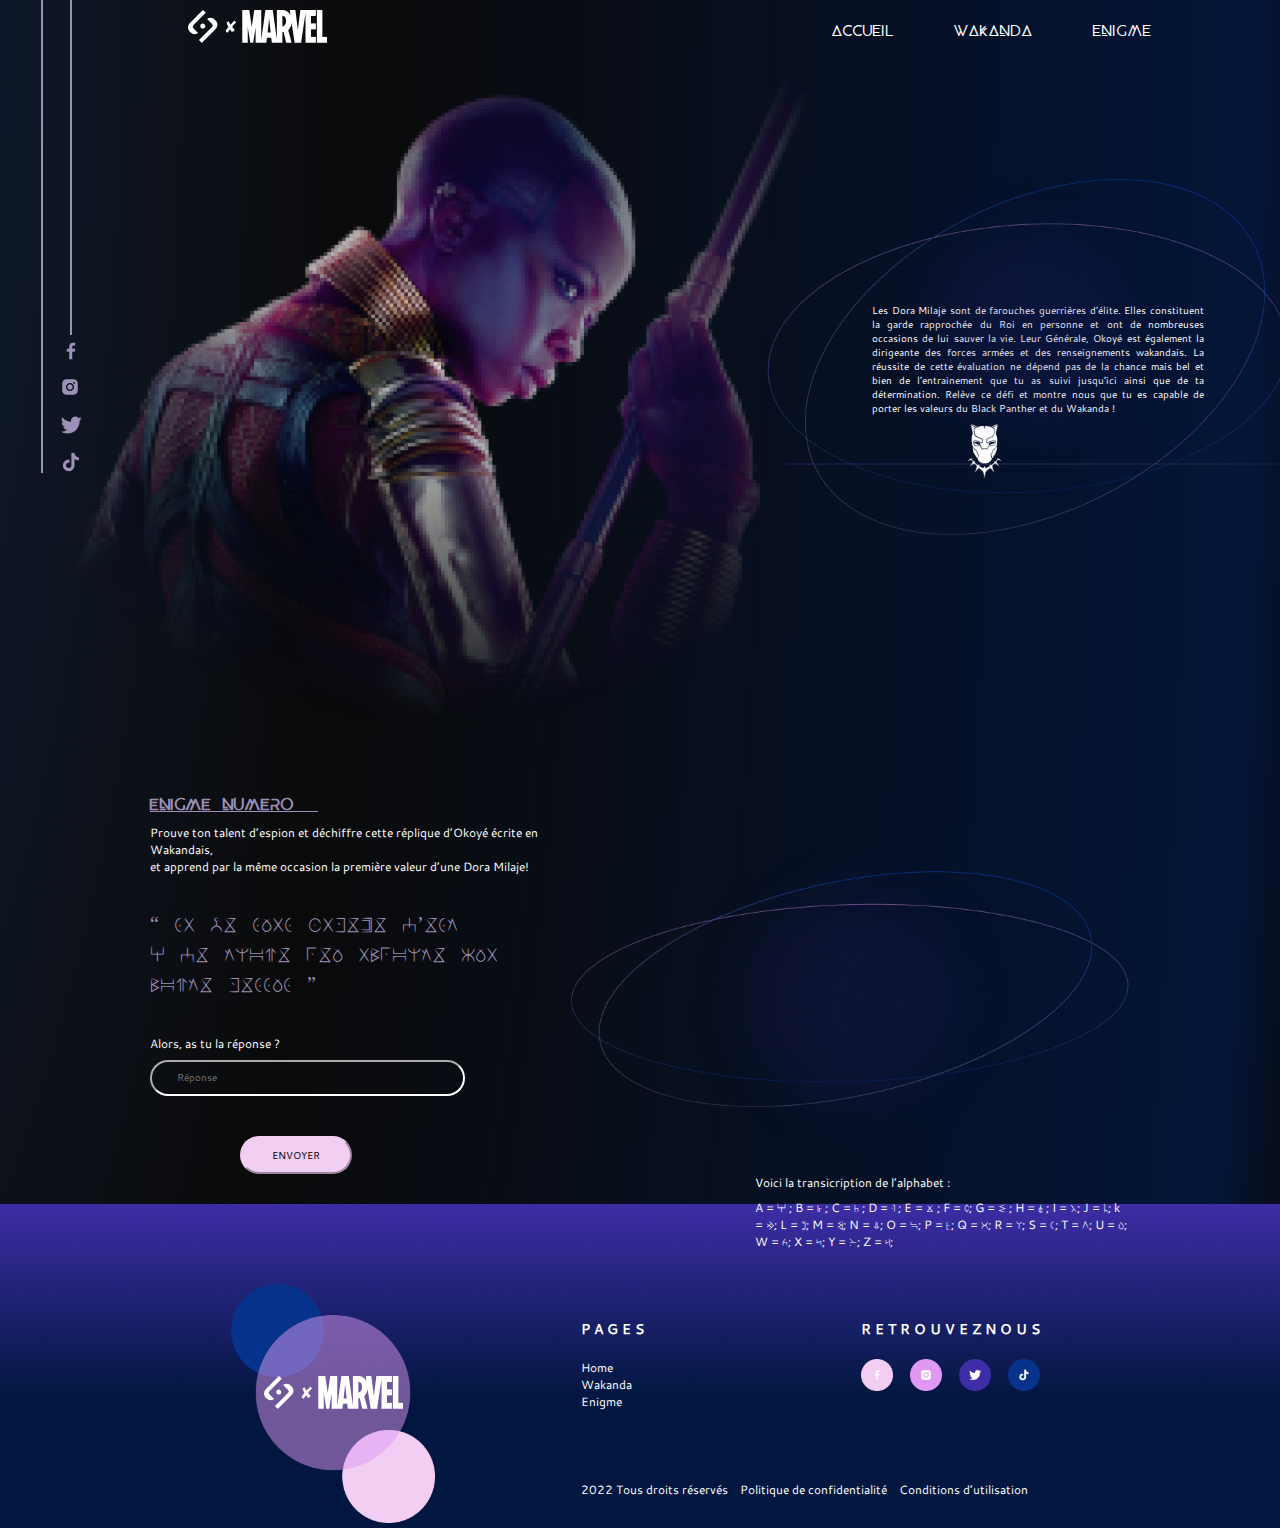
<file: enigme.html>
<!DOCTYPE html>
<html lang="en">
<head>
    <meta charset="UTF-8">
    <meta http-equiv="X-UA-Compatible" content="IE=edge">
    <meta name="viewport" content="width=device-width, initial-scale=1.0">
    <link rel="stylesheet" href="./css/styles.css">
    <title>Enigme black panther</title>
</head>
<body>
  <header>
    <nav class="header">
       <div class="logo">
          <a href="index.html">
             <img src="./Illustration+Logo/All_pages/icon_SaynaXMarvel.png" alt="Logo">
          </a>
       </div>     
      <ul class="menu">
        <li><a href="index.html">Accueil</a></li>
        <li><a href="wakanda.html">Wakanda</a></li>
        <li><a href="enigme.html">Enigme</a></li>
      </ul>
    </nav>
</header>

    <main class="main-enigme">
      <!--Les réseaux sociaux-->
      <div class="social-media">
         <a href="http://www.marvel-cineverse.fr/pages/mcu/encyclopedie/personnages/black-panther.html"><img class="bouton" src="./Illustration+Logo/All_pages/icon_facebook.png" alt=""></a>
         <a href="http://www.marvel-cineverse.fr/pages/mcu/encyclopedie/personnages/black-panther.html"><img class="bouton" src="./Illustration+Logo/All_pages/icon_instagram.png" alt=""></a>
         <a href="http://www.marvel-cineverse.fr/pages/mcu/encyclopedie/personnages/black-panther.html"><img class="bouton" src="./Illustration+Logo/All_pages/icon_twitter.png" alt=""></a>
         <a href="http://www.marvel-cineverse.fr/pages/mcu/encyclopedie/personnages/black-panther.html"><img class="bouton" src="./Illustration+Logo/All_pages/icon_tik_tok.png" alt=""></a>
      </div>

      <div class="section1">
            <div>
              <h1>RELEVE LE DEFI DES DORA MILAJE</h1>
              <div class="section1-text">
                 <p>
                  Les Dora Milaje sont de farouches guerrières d’élite. Elles constituent la garde
                  rapprochée du Roi en personne et ont de nombreuses occasions de lui sauver la vie.
                  Leur Générale, Okoyé est également la dirigeante des forces armées et des
                  renseignements wakandais.
      
                  La réussite de cette évaluation ne dépend pas de la chance mais bel et bien de
                  l’entrainement que tu as suivi jusqu’ici ainsi que de ta détermination. Relève ce défi et
                  montre nous que tu es capable de porter les valeurs du Black Panther et du Wakanda
                  !         
                 </p>
                 
                </div> 
                <div class="section1-image">
                 <img class="img1" src="./Illustration+Logo/3_Page_Enigme/Pantherenigme2.png" alt="">
                 <img class="img2" src="./Illustration+Logo/3_Page_Enigme/Pantherenigme3.png" alt="">
               </div> 
            </div>   
      </div>
        <div class="section2">
            <div class="left">
                <h2>ENIGME NUMERO <span>1</span></h2>
                <p>Prouve ton talent d’espion et déchiffre cette réplique d’Okoyé écrite en Wakandais, <br> et
                  apprend par la même occasion la première valeur d’une Dora Milaje!</p>
                <q> SI JE SUIS  FIDELE C’EST <br> A CE TRONE 
                    PEU IMPORTE QUI <br> MONTE DESSUS </q>
                <div class="my-form">
                  <h3>Alors, as tu la réponse ?</h3>
                  <form action="form" method="post">
                      <input type="text" placeholder="Réponse"><br>
                      <input type="submit" value="ENVOYER">
                  </form>
               </div>
            </div> 
            <div class= "right">
              <div class="para">
                <h3>Voici la transicription de l’alphabet :</h3>
                <p>
                   A = <span>A</span> ; B = <span>b</span> ; C = <span>c</span> ; D = <span>d</span> ; E = <span>e</span> ; F = <span>f</span>; G = <span>g</span> ; H = <span>h</span> ; I = <span>i</span>; J = <span>j</span>; 

                   k = <span>K</span>; L = <span>l</span>; M = <span>m</span>; N = <span>n</span>; O = <span>o</span>; P = <span>p</span>; Q = <span>q</span>; R = <span>r</span>; S = <span>s</span>; T = <span>t</span>;

                   U = <span>u</span>; W = <span>w</span>; X = <span>x</span>; Y = <span>y</span>; Z = <span>z</span>;
                </p>
              </div>
              <img src="./Illustration+Logo/3_Page_Enigme/Pantherenigme4.png" alt="">
            </div>   
      </div> 

        <footer>
            <div class="box-footer">
               <div class="left">
                <img class="image-footer2" src="./Illustration+Logo/All_pages/icon_SaynaXMarvel.png" alt="">
                <img class="image-footer1" src="./Illustration+Logo/All_pages/Group 2052.png" alt="">
               </div>
               <div class="right">
                  <div class="footer-content">
                      <div class="pages">
                         <h2>P A G E S</h2>
                         <p><a href="index.html">Home</a></p>
                         <p><a href="wakanda.html">Wakanda</a></p>
                         <p><a href="enigme.html">Enigme</a></p>
                      </div>
                      <div class="social-media-footer">
                         <h2>R E T R O U V E Z N O U S</h2>
                         <a href="http://www.marvel-cineverse.fr/pages/mcu/encyclopedie/personnages/black-panther.html"><img class="icon" src="./Illustration+Logo/All_pages/icon_facebook_footer.png" alt=""></a>
                            <a href="http://www.marvel-cineverse.fr/pages/mcu/encyclopedie/personnages/black-panther.html"><img class="icon" src="./Illustration+Logo/All_pages/icon_instagram_footer.png" alt=""></a>
                            <a href="http://www.marvel-cineverse.fr/pages/mcu/encyclopedie/personnages/black-panther.html"><img class="icon" src="./Illustration+Logo/All_pages/icon_twitter_footer.png" alt=""></a>
                            <a href="http://www.marvel-cineverse.fr/pages/mcu/encyclopedie/personnages/black-panther.html"><img class="icon" src="./Illustration+Logo/All_pages/icon_ti_tok_footer.png" alt=""></a>
                       </div>
                  </div>
                  <div class="text-footer">
                    <p>2022 Tous droits réservés</p>
                    <p>Politique de confidentialité</p>
                    <p>Conditions d’utilisation</p>
                  </div>
               </div>
            </div>

         </footer>
    </main>
</body>
</html>
</file>
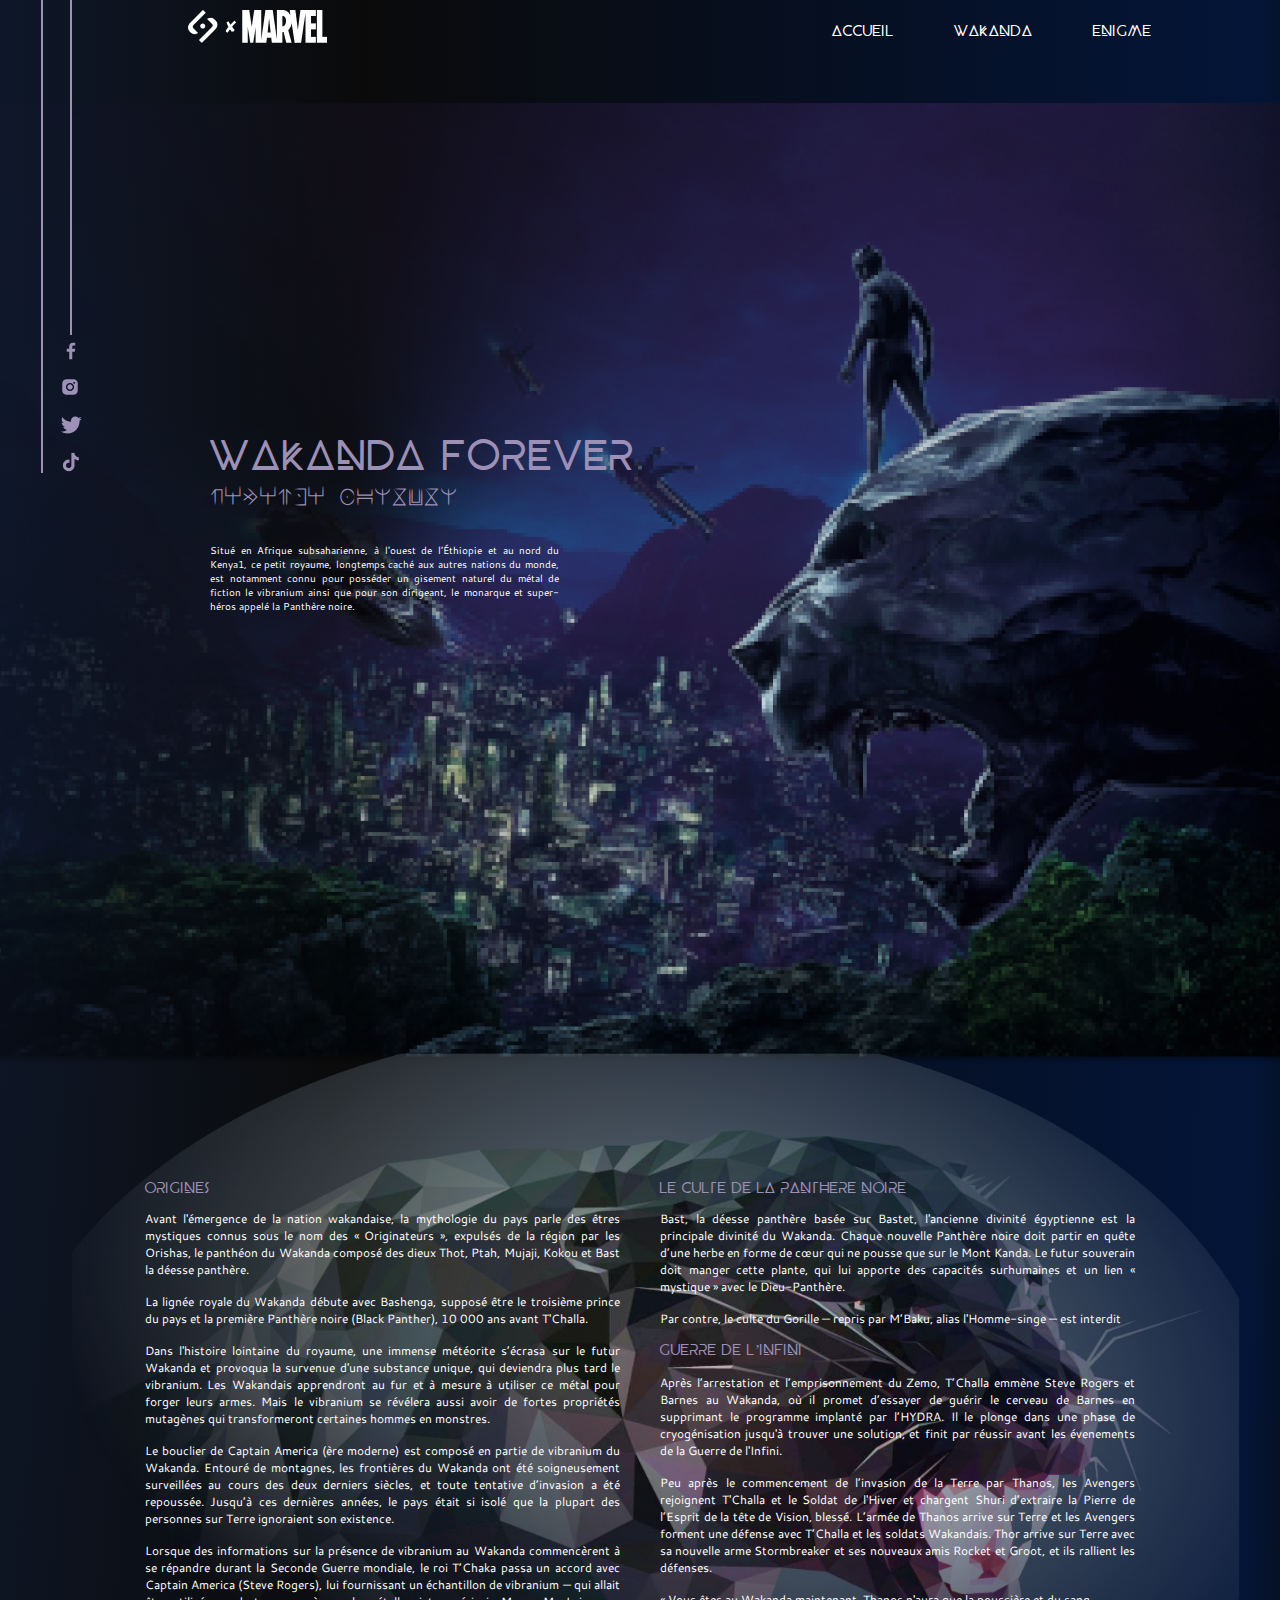
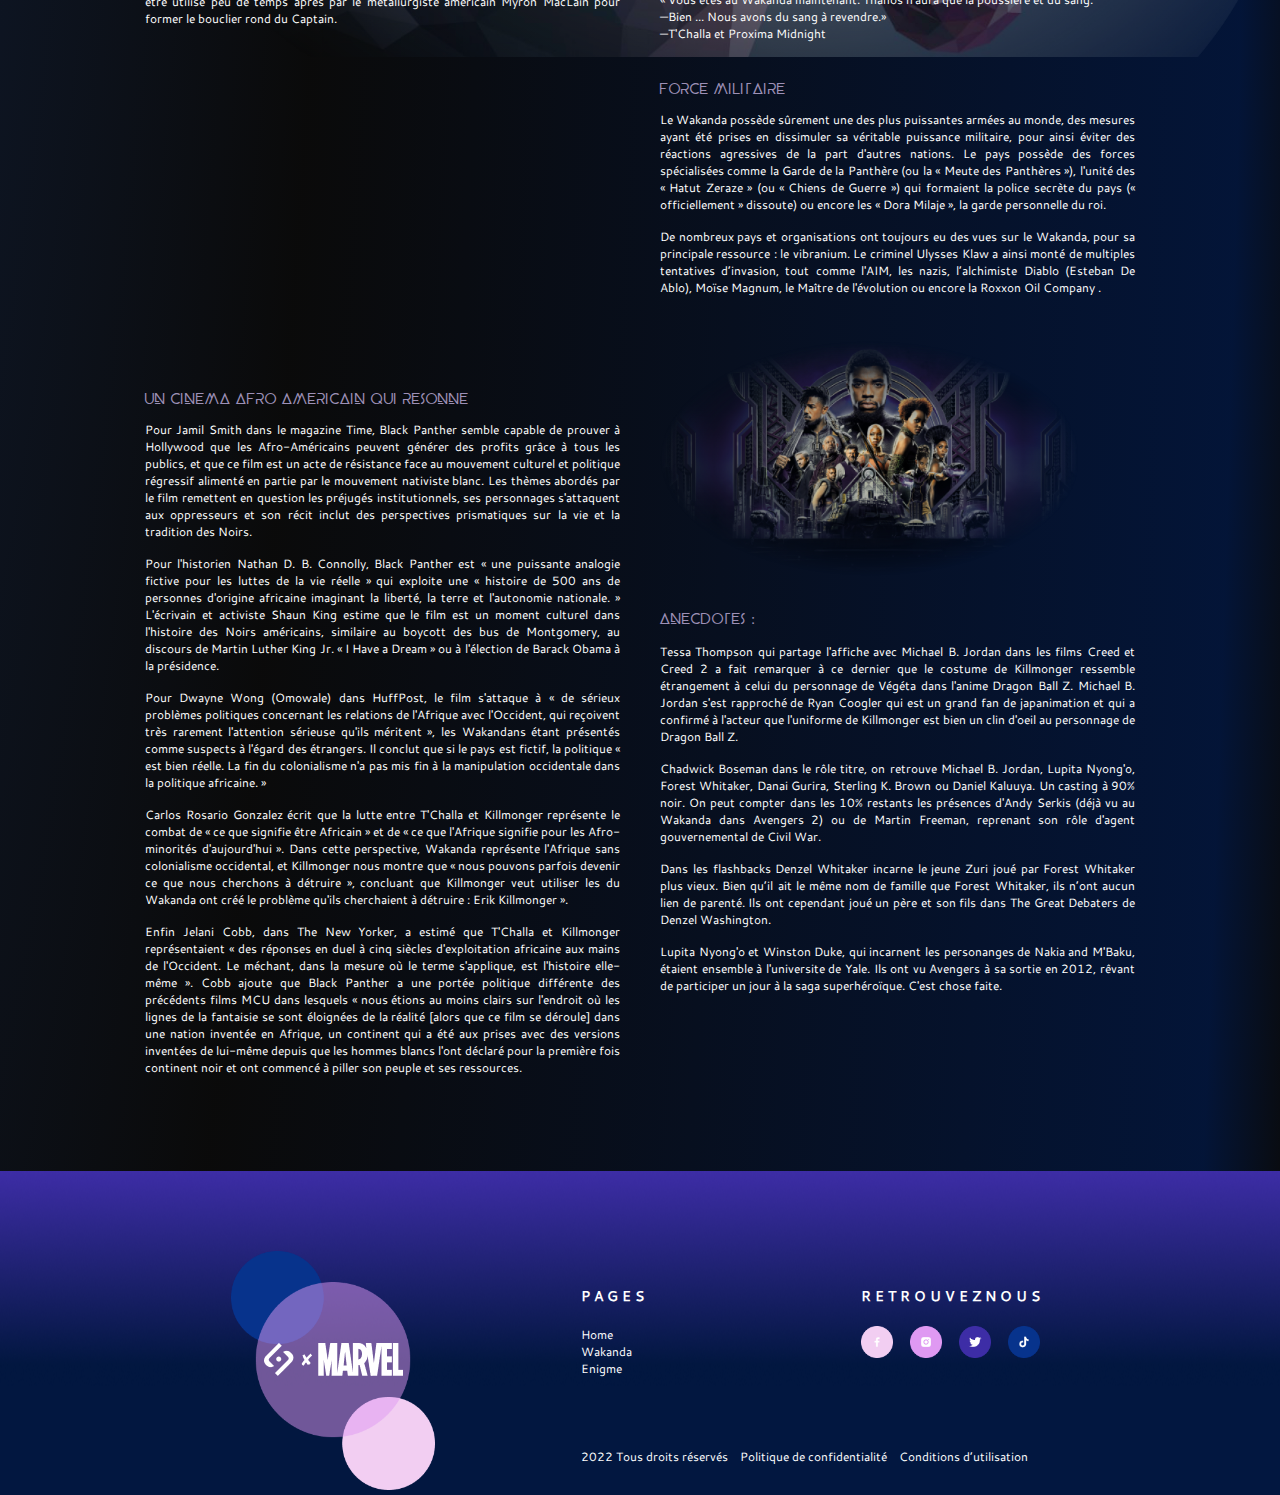
<file: wakanda.html>
<!DOCTYPE html>
<html lang="en">
<head>
    <meta charset="UTF-8">
    <meta http-equiv="X-UA-Compatible" content="IE=edge">
    <meta name="viewport" content="width=device-width, initial-scale=1.0">
    <title>wakanda black panther</title>
    <link rel="stylesheet" href="./css/styles.css">
</head>
<body>
   <header>
      <nav class="header">
         <div class="logo">
            <a href="index.html">
               <img src="./Illustration+Logo/All_pages/icon_SaynaXMarvel.png" alt="Logo">
            </a>
         </div>     
        <ul class="menu">
          <li><a href="index.html">Accueil</a></li>
          <li><a href="wakanda.html">Wakanda</a></li>
          <li><a href="enigme.html">Enigme</a></li>
        </ul>
      </nav>
  </header>
  
    <main class="main-wakanda">
         <!--Les réseaux sociaux-->
         <div class="social-media">
            <a href="http://www.marvel-cineverse.fr/pages/mcu/encyclopedie/personnages/black-panther.html"><img class="bouton" src="./Illustration+Logo/All_pages/icon_facebook.png" alt=""></a>
            <a href="http://www.marvel-cineverse.fr/pages/mcu/encyclopedie/personnages/black-panther.html"><img class="bouton" src="./Illustration+Logo/All_pages/icon_instagram.png" alt=""></a>
            <a href="http://www.marvel-cineverse.fr/pages/mcu/encyclopedie/personnages/black-panther.html"><img class="bouton" src="./Illustration+Logo/All_pages/icon_twitter.png" alt=""></a>
            <a href="http://www.marvel-cineverse.fr/pages/mcu/encyclopedie/personnages/black-panther.html"><img class="bouton" src="./Illustration+Logo/All_pages/icon_tik_tok.png" alt=""></a>
         </div>

         <div class="section1">
            <div class="section1-text">
                <h1>WAKANDA FOREVER</h1>
                <h2>WAKANDA FOREVER</h2>
                <p>Situé  en  Afrique  subsaharienne,  à  l'ouest  de  l’Éthiopie  et  au  nord  du 
                  Kenya1, ce petit royaume, longtemps caché aux autres nations du monde, 
                  est notamment connu pour posséder un gisement naturel du métal de 
                  fiction le vibranium ainsi que pour son dirigeant, le monarque et super-héros appelé la Panthère noire.
                </p>
            </div>
         <div>
         <div class="section2">
           <div class="background">
            <div class="top">
               <div class="left">
                  <div class="section2-text">
                    <h3>Origines</h3>
                    <p>Avant l'émergence de la nation wakandaise, la mythologie du pays parle des êtres mystiques connus sous 
                     le nom des « Originateurs », expulsés de la région par les Orishas, le panthéon du Wakanda composé des 
                     dieux Thot, Ptah, Mujaji, Kokou et Bast la déesse panthère.
                    </p>
                    <p>La lignée royale du Wakanda débute avec Bashenga, supposé être le troisième prince du pays et la 
                     première Panthère noire (Black Panther), 10 000 ans avant T'Challa.
                    </p>
                    <p>Dans l'histoire lointaine du royaume, une immense météorite s’écrasa sur le futur Wakanda et provoqua 
                     la survenue d'une substance unique, qui deviendra plus tard le vibranium. Les Wakandais apprendront au 
                     fur et à mesure à utiliser ce métal pour forger leurs armes. Mais le vibranium se révélera aussi avoir de 
                     fortes propriétés mutagènes qui transformeront certaines hommes en monstres.
                    </p>
                    <p>Le bouclier de Captain America (ère moderne) est composé en partie de vibranium du Wakanda.
                     Entouré de montagnes, les frontières du Wakanda ont été soigneusement surveillées au cours des deux 
                     derniers siècles, et toute tentative d’invasion a été repoussée. Jusqu’à ces dernières années, le pays était si 
                     isolé que la plupart des personnes sur Terre ignoraient son existence.
                    </p>
                    <p>Lorsque des informations sur la présence de vibranium au Wakanda commencèrent à se répandre durant 
                     la Seconde Guerre mondiale, le roi T’Chaka passa un accord avec Captain America (Steve Rogers), lui 
                     fournissant un échantillon de vibranium — qui allait être utilisé peu de temps après par le métallurgiste 
                     américain Myron MacLain  pour former le bouclier rond du Captain.
                    </p> 
                  </div>
               </div>
         
               <div class="right">
                  <div class="section2-text">
                     <h3>Le culte de la panthere noire</h3>
                     <p>Bast,  la  déesse  panthère  basée  sur  Bastet,  l'ancienne  divinité  égyptienne  est  la  principale  divinité  du 
                        Wakanda. Chaque nouvelle Panthère noire doit partir en quête d’une herbe en forme de cœur qui ne pousse 
                        que  sur  le  Mont  Kanda.  Le  futur  souverain  doit  manger  cette  plante,  qui  lui  apporte  des  capacités 
                        surhumaines et un lien « mystique » avec le Dieu-Panthère. 
                     <p>
                         Par contre, le culte du Gorille — repris par M’Baku, alias l'Homme-singe — est interdit
                     </p>
                  
                     <h3>Guerre de l’INFINI</h3>
                     <p> Après l’arrestation et l’emprisonnement du Zemo, T’Challa emmène Steve Rogers et Barnes au Wakanda, 
                        où il promet d’essayer de guérir le cerveau de Barnes en supprimant le programme implanté par l’HYDRA. Il 
                        le plonge dans une phase de cryogénisation jusqu'à trouver une solution, et finit par réussir avant les 
                        évenements de la Guerre de l'Infini.                    
                     </p>
                     <p>Peu après le commencement de l’invasion de la Terre par Thanos, les Avengers  rejoignent T'Challa et le 
                        Soldat de l'Hiver et chargent Shuri d’extraire la Pierre de l’Esprit de la tête de Vision, blessé. L’armée de 
                        Thanos arrive sur Terre et les Avengers forment une défense avec T’Challa et les soldats Wakandais. Thor 
                        arrive sur Terre avec sa nouvelle arme Stormbreaker et ses nouveaux amis Rocket et Groot, et ils rallient les 
                        défenses.
                     </p>
                     <p>« Vous êtes au Wakanda maintenant. Thanos n'aura que la poussière et du sang. <br>
                     <span>—Bien ... Nous avons du sang à revendre.»</span><br>
                     <span>—T'Challa et Proxima Midnight</span> 
                     </p>
                  </div>   
               </div>
            </div>
           </div>

            <div class="bottom"> 
               <div class="left">
                  <iframe width="469" height="305" src="https://www.youtube.com/embed/gMLh7wS5Dsw" title="YouTube video player" frameborder="0" allow="accelerometer; autoplay; clipboard-write; encrypted-media; gyroscope; picture-in-picture; web-share" allowfullscreen>
                  </iframe>
                  <div class="section2-text">
                    <h3>UN CINEMA AFRO AMERICAIN QUI RESONNE</h3>
                    <p>Pour Jamil Smith dans le magazine Time, Black Panther semble capable de prouver à Hollywood que les 
                       Afro-Américains  peuvent  générer  des  profits  grâce  à  tous  les  publics,  et  que  ce  film  est  un  acte  de 
                       résistance face au mouvement culturel et politique régressif alimenté en partie par le mouvement nativiste 
                       blanc. Les thèmes abordés par le film remettent en question les préjugés institutionnels, ses personnages 
                       s'attaquent aux oppresseurs et son récit inclut des perspectives prismatiques sur la vie et la tradition des 
                       Noirs.  
                    </p>
                    <p>Pour l'historien Nathan D. B. Connolly, Black Panther est « une puissante analogie fictive pour les luttes de 
                       la vie réelle » qui exploite une « histoire de 500 ans de personnes d'origine africaine imaginant la liberté, la 
                       terre et l'autonomie nationale. » L'écrivain et activiste Shaun King estime que le film est un moment culturel 
                       dans l'histoire des Noirs américains, similaire au boycott des bus de Montgomery, au discours de Martin 
                       Luther King Jr. « I Have a Dream » ou à l'élection de Barack Obama à la présidence.    
                    </p>
                    <p>Pour Dwayne Wong (Omowale) dans HuffPost, le film s'attaque à « de sérieux problèmes politiques 
                       concernant les relations de l'Afrique avec l'Occident, qui reçoivent très rarement l'attention sérieuse qu'ils 
                       méritent », les Wakandans étant présentés comme suspects à l'égard des étrangers. Il conclut que si le pays 
                       est fictif, la politique « est bien réelle. La fin du colonialisme n'a pas mis fin à la manipulation occidentale dans 
                       la politique africaine. » 
                    </p>
                    <p>Carlos Rosario Gonzalez écrit que la lutte entre T'Challa et Killmonger représente le combat de « ce que 
                       signifie être Africain » et de « ce que l'Afrique signifie pour les Afro-minorités d'aujourd'hui ». Dans cette 
                       perspective, Wakanda représente l'Afrique sans colonialisme occidental, et Killmonger nous montre que « 
                       nous pouvons parfois devenir ce que nous cherchons à détruire », concluant que Killmonger veut utiliser les 
                       du Wakanda ont créé le problème qu'ils cherchaient à détruire : Erik Killmonger ».
                    </p>
                    <p>Enfin Jelani Cobb, dans The New Yorker, a estimé que T'Challa et Killmonger représentaient « des réponses 
                       en duel à cinq siècles d'exploitation africaine aux mains de l'Occident. Le méchant, dans la mesure où le 
                       terme s'applique, est l'histoire elle-même ». Cobb ajoute que Black Panther a une portée politique différente 
                       des précédents films MCU dans lesquels « nous étions au moins clairs sur l'endroit où les lignes de la 
                       fantaisie se sont éloignées de la réalité [alors que ce film se déroule] dans une nation inventée en Afrique, un 
                       continent qui a été aux prises avec des versions inventées de lui-même depuis que les hommes blancs l'ont 
                       déclaré pour la première fois  continent noir  et ont commencé à piller son peuple et ses ressources.
                    </p>
                  </div>
               </div> 
               <div class="right">
                  <div class="section2-text">
                      <h3>Force militaire</h3>
                      <p>Le Wakanda possède sûrement une des plus puissantes armées au monde, des mesures ayant été prises 
                        en dissimuler sa véritable puissance militaire, pour ainsi éviter des réactions agressives de la part 
                        d'autres nations. Le pays possède des forces spécialisées comme la Garde de la Panthère (ou la « Meute 
                        des Panthères »), l'unité des « Hatut Zeraze » (ou « Chiens de Guerre ») qui formaient la police secrète du 
                        pays (« officiellement » dissoute) ou encore les « Dora Milaje », la garde personnelle du roi. 
                      </p>
                      <p> De nombreux pays et organisations ont toujours eu des vues sur le Wakanda, pour sa principale ressource : 
                        le vibranium. Le criminel Ulysses Klaw a ainsi monté de multiples tentatives d’invasion, tout comme l'AIM, 
                        les nazis, l’alchimiste Diablo (Esteban De Ablo), Moïse Magnum, le Maître de l'évolution ou encore la 
                        Roxxon Oil Company .
                      </p>
                      <img class="image2" src="./Illustration+Logo/2_Wakanda_page/Pantherwakanda3.png" alt="">
                 
                  
                       <h3>Anecdotes :</h3>
                       <p>Tessa Thompson qui partage l'affiche avec Michael B. Jordan dans les films Creed et Creed 2 a fait 
                        remarquer à ce dernier que le costume de Killmonger ressemble étrangement à celui du personnage de 
                        Végéta dans l'anime Dragon Ball Z. Michael B. Jordan s'est rapproché de Ryan Coogler qui est un grand fan 
                        de  japanimation  et  qui  a  confirmé  à  l'acteur  que  l'uniforme  de  Killmonger  est  bien  un  clin  d'oeil  au 
                        personnage de Dragon Ball Z.
                       </p>
                       <p>Chadwick Boseman dans le rôle titre, on retrouve Michael B. Jordan, Lupita Nyong'o, Forest Whitaker, 
                        Danai Gurira, Sterling K. Brown ou Daniel Kaluuya. Un casting à 90% noir. On peut compter dans les 10% 
                        restants les présences d'Andy Serkis (déjà vu au Wakanda dans Avengers 2) ou de Martin Freeman, 
                        reprenant son rôle d'agent gouvernemental de Civil War.
                       </p>
                       <p>Dans les flashbacks Denzel Whitaker incarne le jeune Zuri joué par Forest Whitaker plus vieux. Bien qu’il ait 
                        le même nom de famille que Forest Whitaker, ils n’ont aucun lien de parenté. Ils ont cependant joué un père 
                        et son fils dans The Great Debaters de Denzel Washington. 
                      </p>
                      <p> Lupita Nyong'o et Winston Duke, qui incarnent les personanges de Nakia and M'Baku, étaient ensemble à 
                        l'universite de Yale. Ils ont vu Avengers à sa sortie en 2012, rêvant de participer un jour à la saga superhéroïque. C'est chose faite.
                  
                     </p>   
                 </div>        
              </div>
           </div>  
        </div>
   
        <footer>
         <div class="box-footer">
            <div class="left">
               <img class="image-footer2" src="./Illustration+Logo/All_pages/icon_SaynaXMarvel.png" alt="">
               <img class="image-footer1" src="./Illustration+Logo/All_pages/Group 2052.png" alt="">
            </div>
            <div class="right">
               <div class="footer-content">
                   <div class="pages">
                      <h2>P A G E S</h2>
                      <p><a href="index.html">Home</a></p>
                      <p><a href="wakanda.html">Wakanda</a></p>
                      <p><a href="enigme.html">Enigme</a></p>
                   </div>
                   <div class="social-media-footer">
                      <h2>R E T R O U V E Z N O U S</h2>
                      <a href="http://www.marvel-cineverse.fr/pages/mcu/encyclopedie/personnages/black-panther.html"><img class="icon" src="./Illustration+Logo/All_pages/icon_facebook_footer.png" alt=""></a>
                            <a href="http://www.marvel-cineverse.fr/pages/mcu/encyclopedie/personnages/black-panther.html"><img class="icon" src="./Illustration+Logo/All_pages/icon_instagram_footer.png" alt=""></a>
                            <a href="http://www.marvel-cineverse.fr/pages/mcu/encyclopedie/personnages/black-panther.html"><img class="icon" src="./Illustration+Logo/All_pages/icon_twitter_footer.png" alt=""></a>
                            <a href="http://www.marvel-cineverse.fr/pages/mcu/encyclopedie/personnages/black-panther.html"><img class="icon" src="./Illustration+Logo/All_pages/icon_ti_tok_footer.png" alt=""></a>
                    </div>
               </div>
               <div class="text-footer">
                 <p>2022 Tous droits réservés</p>
                 <p>Politique de confidentialité</p>
                 <p>Conditions d’utilisation</p>
               </div>
            </div>
         </div>

      </footer>
   </main>
</body>
</html>
</file>
<file: css/styles.css>
@charset "UTF-8";
@font-face {
  font-family: "Panthera";
  src: url(../police/PantheraRegular-MVZ9J.ttf);
}
@font-face {
  font-family: "beyno";
  src: url(../police/beyno.ttf);
}
@font-face {
  font-family: "WakandaForever";
  src: url(../police/WakandaForever-Regular.ttf);
}
@font-face {
  font-family: "Cantarell";
  src: url(../police/Cantarell-Regular.ttf);
}
* {
  margin: 0;
  padding: 0;
  box-sizing: border-box;
}

html, body {
  overflow-x: hidden;
}

.header {
  width: 80%;
  margin: 0 auto;
}

body {
  background: radial-gradient(126.67% 350.28% at -21.35% 0%, hsl(219, 58%, 16%) 0%, hsl(0, 0%, 4%) 39.1%, hsla(220, 94%, 13%, 0.837641) 94.57%, hsla(220, 94%, 13%, 0) 100%);
  font-family: "Cantarell";
  font-weight: 100;
  background-color: hsl(0, 0%, 4%);
  color: white;
}

* {
  margin: 0;
  padding: 0;
  box-sizing: border-box;
}

html, body {
  overflow-x: hidden;
}

.header {
  width: 80%;
  margin: 0 auto;
}

body {
  background: radial-gradient(126.67% 350.28% at -21.35% 0%, hsl(219, 58%, 16%) 0%, hsl(0, 0%, 4%) 39.1%, hsla(220, 94%, 13%, 0.837641) 94.57%, hsla(220, 94%, 13%, 0) 100%);
  font-family: "Cantarell";
  font-weight: 100;
  background-color: hsl(0, 0%, 4%);
  color: white;
}

nav {
  display: flex;
  align-items: center;
  justify-content: space-between;
  padding: 10px 0;
}
nav a {
  padding-left: 60px;
  font-family: "beyno";
  font-size: 15px;
  font-weight: lighter;
  text-decoration: none;
  color: var(--white-color);
}
nav .menu {
  display: flex;
  list-style-type: none;
}

/*Mise en page des réseaux sociaux*/
.social-media {
  display: flex;
  flex-direction: column;
  align-items: center;
  position: absolute;
  left: 60px;
  top: 0;
}

a:hover {
  filter: invert(10%) sepia(100%) saturate(2%) hue-rotate(311deg) brightness(106%) contrast(100%);
}

.social-media:before {
  content: "";
  width: 2px;
  height: 335px;
  background: hsl(261, 21%, 64%);
  display: block;
  margin-bottom: 5px;
}

.social-media:after {
  content: "";
  width: 2px;
  height: 97%;
  background: hsl(261, 21%, 64%);
  display: block;
  margin-bottom: 5px;
  position: absolute;
  left: -19px;
}

.bouton {
  padding-bottom: 10px;
}

* {
  margin: 0;
  padding: 0;
  box-sizing: border-box;
}

html, body {
  overflow-x: hidden;
}

.header {
  width: 80%;
  margin: 0 auto;
}

body {
  background: radial-gradient(126.67% 350.28% at -21.35% 0%, hsl(219, 58%, 16%) 0%, hsl(0, 0%, 4%) 39.1%, hsla(220, 94%, 13%, 0.837641) 94.57%, hsla(220, 94%, 13%, 0) 100%);
  font-family: "Cantarell";
  font-weight: 100;
  background-color: hsl(0, 0%, 4%);
  color: white;
}

footer {
  background-image: url(../Illustration+Logo/All_pages/back_footer.png);
}
footer .box-footer {
  display: flex;
  justify-content: space-between;
  padding-right: 150px;
  padding-top: 20px;
  align-content: center;
}
footer .footer-content {
  display: flex;
  justify-content: space-between;
  margin-top: 95px;
  padding-bottom: 71px;
}
footer h2 {
  font-size: 14px;
  padding-bottom: 20px;
}
footer .left {
  padding-left: 135px;
}
footer .image-footer1 {
  width: 48%;
  padding-top: 60px;
  margin-left: 96px;
}
footer .image-footer2 {
  position: absolute;
  padding-top: 152px;
  padding-left: 129px;
}
footer .right {
  padding-right: 5px;
}
footer a {
  color: white;
  text-decoration: none;
}
footer p {
  font-size: 12px;
  padding-right: 229px;
}
footer .icon {
  width: 17%;
  padding-right: 13px;
}
footer .text-footer {
  display: flex;
  font-size: 10px;
}
footer .text-footer p {
  padding-right: 12px;
}

.main-accueil {
  /*Mise en forme de la section 1*/
  /*Mise en page de la section 2*/
  /*Mise en page section 3*/
  /*Mise en forme formulaire*/
}
.main-accueil .section1 {
  display: flex;
  justify-content: space-around;
  padding-left: 150px;
  animation: fade-in 2s ease-in-out forwards;
}
.main-accueil .section1 .left {
  margin-top: 250px;
}
.main-accueil .section1 h1 {
  font-family: "Panthera";
  font-size: 38px;
  font-weight: 100;
  color: hsl(261, 21%, 64%);
  margin-bottom: 12px;
}
.main-accueil .section1 h2 {
  font-family: "beyno";
  font-weight: lighter;
  color: hsl(261, 21%, 64%);
  margin-bottom: 30px;
}
.main-accueil .section1 p {
  width: 323px;
  font-family: "Cantarell";
  font-size: 10px;
  text-align: justify;
  word-spacing: 1px;
}
.main-accueil .section1 a {
  font-family: "Cantarell";
  font-size: 10px;
  font-weight: lighter;
  color: white;
}
.main-accueil .section1 img {
  width: 900px;
  margin-top: 80px;
}
.main-accueil .section2 .carrousel-content {
  display: grid;
  grid-template-columns: 2fr 1fr 1fr 1fr 1fr;
  gap: 14px;
  margin-left: 100px;
  background-color: hsl(220, 94%, 13%);
  height: 210px;
  padding-left: 40px;
  animation: fade-in 2s ease-in-out forwards;
}
@keyframes fade-in {
  0% {
    opacity: 0;
    transform: translateX(-100%);
  }
  100% {
    opacity: 1;
    transform: translateX(0);
  }
}
.main-accueil .section2 .item1 img {
  width: 260px;
  height: 290px;
  margin-top: -40px;
}
.main-accueil .section2 .item1 img:hover {
  transform: scale(1.2);
}
.main-accueil .section2 .item-text {
  width: 260px;
  padding: 35px 7px;
}
.main-accueil .section2 p {
  font-family: "Cantarell";
  font-size: 10px;
  text-align: justify;
  margin-bottom: 1px;
}
.main-accueil .section2 h3 {
  font-family: "beyno";
  font-weight: lighter;
  font-size: 15px;
  color: hsl(261, 21%, 64%);
  padding-bottom: 10px;
}
.main-accueil .section2 a {
  font-family: "Cantarell";
  font-size: 10px;
  font-weight: lighter;
  color: white;
}
.main-accueil .section2 .item2 img {
  width: 200px;
  height: 210px;
}
.main-accueil .section2 .item2 img:hover {
  transform: scale(1.2);
}
.main-accueil .section2 .item3 img {
  width: 165px;
  height: 210px;
  padding-right: 0;
}
.main-accueil .section2 .item3 img:hover {
  transform: scale(1.2);
}
.main-accueil .section3 {
  display: flex;
  justify-content: space-around;
  animation: fade-in 2s ease-in-out forwards;
  /*Mise en forme partie gauche de la section3*/
  /*Mise en forme partie droite de la section3*/
}
.main-accueil .section3 .left .item-text {
  width: 800px;
  margin-top: 145px;
  padding-left: 135px;
}
.main-accueil .section3 .left h3 {
  font-family: "beyno";
  font-weight: lighter;
  font-size: 15px;
  color: hsl(261, 21%, 64%);
  padding-bottom: 10px;
}
.main-accueil .section3 .left p {
  width: 600px;
  font-size: 12px;
  font-weight: lighter;
  text-align: justify;
  padding-bottom: 20px;
}
.main-accueil .section3 .right {
  position: relative;
  padding-top: 305px;
  padding-left: 40px;
  padding-right: 125px;
  padding-bottom: 60px;
}
.main-accueil .section3 .right .biography { /* Mise en page de la biographie*/
  width: 320px;
  font-size: 12px;
  background: white;
  padding: 180px 30px 40px 30px;
  border-radius: 10px;
}
.main-accueil .section3 .right h4 {
  text-align: center;
  font-size: 16px;
  color: hsl(0, 1%, 14%);
  padding-bottom: 15px;
}
.main-accueil .section3 .right .identity {
  display: flex;
  align-items: center;
  justify-content: space-around;
  padding-bottom: 20px;
}
.main-accueil .section3 .right .identity p {
  background-color: hsl(248, 57%, 41%);
  border-radius: 5px;
  padding: 5px 14px;
  font-size: 10px;
}
.main-accueil .section3 .right .description p {
  padding-bottom: 12px;
  color: hsl(0, 0%, 4%);
}
.main-accueil .section3 .right .description span {
  font-weight: bold;
  color: hsl(220, 94%, 13%);
}
.main-accueil .section3 .right .item4 {
  position: absolute;
  width: 270px;
  top: 7%;
  left: 13%;
}
.main-accueil .section3 .right .item4:hover {
  transform: scale(1.2);
}
.main-accueil .section3 .right .item5 {
  width: 320px;
  height: 280px;
  margin-top: 100px;
}
.main-accueil .section3 .right .item5:hover {
  transform: scale(1.2);
}
@keyframes fade-in {
  0% {
    opacity: 0;
    transform: translateX(-100%);
  }
  100% {
    opacity: 1;
    transform: translateX(0);
  }
}
.main-accueil .section4 {
  /*validator  */
  /*Partie popup*/
}
.main-accueil .section4 .my-form {
  position: absolute;
  left: 360px;
  margin-top: 250px;
  background-image: linear-gradient(to bottom, white, hsla(0, 0%, 100%, 0.5));
  padding: 45px 120px;
  border-radius: 90px;
  animation: fade-in 2s ease-in-out forwards;
}
@keyframes fade-in {
  0% {
    opacity: 0;
    transform: translateX(-100%);
  }
  100% {
    opacity: 1;
    transform: translateX(0);
  }
}
.main-accueil .section4 .item-text {
  color: hsl(0, 0%, 0%);
  text-align: center;
}
.main-accueil .section4 .item-text p {
  font-size: 12px;
}
.main-accueil .section4 .item-text h2 {
  font-size: 30px;
  padding-bottom: 15px;
}
.main-accueil .section4 input {
  padding: 10px 240px 10px 18px;
  margin-bottom: 10px;
  border-radius: 20px;
  background-color: transparent;
  font-size: 10px;
}
.main-accueil .section4 textarea {
  padding: 10px 200px 100px 18px;
  margin-bottom: 10px;
  border-radius: 20px;
  background-color: transparent;
}
.main-accueil .section4 .btnconfirm {
  font-size: 10px;
  padding: 10px 35px;
  margin-left: 130px;
  color: hsl(0, 0%, 0%);
  background-color: white;
  border: none;
  border-radius: 15px;
  text-decoration: none;
  cursor: pointer;
  transition: all 0.3s ease-out;
}
.main-accueil .section4 .btnconfirm:hover {
  box-shadow: 0 0 5px white;
}
.main-accueil .section4 .section4 .validator {
  color: red;
  font-style: italic;
  padding-top: 10px;
  font-family: "Cantarell", sans-serif;
}
.main-accueil .section4 .section4 .overlay {
  position: fixed;
  top: 0;
  bottom: 0;
  left: 0;
  right: 0;
  transition: opacity 500ms;
  visibility: hidden;
  opacity: 0;
}
.main-accueil .section4 .section4 .overlay-transparent {
  background-color: transparent;
  position: fixed;
  top: 0;
  left: 0;
  width: 300px;
  height: 200px;
  -webkit-backdrop-filter: blur(5px);
          backdrop-filter: blur(5px);
}
.main-accueil .section4 .section4 .popup {
  margin: 70px auto;
  padding: 10px 40px 5px 20px;
  background: #fff;
  border-radius: 5px;
  width: 30%;
  position: relative;
  transition: all 5s ease-in-out;
}
.main-accueil .section4 .section4 .popup .close:hover {
  color: #f72b08;
}
.main-accueil .section4 .section4 .popup .content {
  max-height: 30%;
  overflow: auto;
  color: hsl(0, 0%, 0%);
}

.main-wakanda .section1 {
  background-image: url(../Illustration+Logo/2_Wakanda_page/Pantherwakanda1.png);
  background-position-x: center;
  background-repeat: no-repeat;
  margin-top: -50px;
}
.main-wakanda .section1 .section1-text {
  padding-top: 430px;
  padding-left: 210px;
  animation: fade-in 2s ease-in-out forwards;
}
@keyframes fade-in {
  0% {
    opacity: 0;
    transform: translateX(-100%);
  }
  100% {
    opacity: 1;
    transform: translateX(0);
  }
}
.main-wakanda .section1 .section1-text h1 {
  font-family: "beyno";
  font-weight: lighter;
  font-size: 42px;
  color: hsl(261, 21%, 64%);
  padding-bottom: 10px;
}
.main-wakanda .section1 .section1-text h2 {
  font-family: "WakandaForever";
  font-weight: lighter;
  color: hsl(261, 21%, 64%);
  word-spacing: 8px;
}
.main-wakanda .section1 .section1-text p {
  font-family: "Cantarell";
  font-size: 10px;
  text-align: justify;
  width: 349px;
  padding-top: 35px;
}
.main-wakanda .section2 {
  margin-top: 410px;
  animation: fade-in 2s ease-in-out forwards;
}
@keyframes fade-in {
  0% {
    opacity: 0;
    transform: translateX(-100%);
  }
  100% {
    opacity: 1;
    transform: translateX(0);
  }
}
.main-wakanda .section2 .background {
  background-image: url(../Illustration+Logo/2_Wakanda_page/Pantherwakanda2.png);
  background-size: cover;
}
.main-wakanda .section2 .top {
  display: flex;
  justify-content: space-between;
  margin-left: 145px;
  margin-right: 145px;
  padding-top: 158px;
}
.main-wakanda .section2 .top .left {
  width: 475px;
}
.main-wakanda .section2 .top .right {
  width: 475px;
}
.main-wakanda .section2 .top .section2-text h3 {
  font-family: "beyno";
  font-weight: lighter;
  font-size: 15px;
  color: hsl(261, 21%, 64%);
  padding-bottom: 15px;
}
.main-wakanda .section2 .top .section2-text p {
  font-family: "Cantarell";
  font-size: 12px;
  text-align: justify;
  padding-bottom: 15px;
}
.main-wakanda .section2 .bottom {
  display: flex;
  justify-content: space-between;
  margin-left: 145px;
  margin-right: 145px;
  padding-top: 25px;
  padding-bottom: 80px;
}
.main-wakanda .section2 .bottom .left {
  width: 475px;
}
.main-wakanda .section2 .bottom .right {
  width: 475px;
}
.main-wakanda .section2 .bottom .section2-text h3 {
  font-family: "beyno";
  font-weight: lighter;
  font-size: 15px;
  color: hsl(261, 21%, 64%);
  padding-bottom: 15px;
}
.main-wakanda .section2 .bottom .section2-text p {
  font-family: "Cantarell";
  font-size: 12px;
  text-align: justify;
  padding-bottom: 15px;
}
.main-wakanda .section2 .left iframe {
  padding-top: 40px;
  padding-bottom: 40px;
}
.main-wakanda .section2 .right .image2 {
  width: 420px;
  padding-top: 30px;
  padding-bottom: 30px;
}
.main-wakanda .section2 .right .image2:hover {
  transform: scale(1.2);
}

.main-enigme .section1 {
  background-image: url(../Illustration+Logo/3_Page_Enigme/Pantherenigme1.png);
  background-size: cover;
  margin-top: -180px;
  height: 920px;
  width: 920px;
  animation: fade-in 2s ease-in-out forwards;
}
.main-enigme .section1 .section1-text {
  width: 397px;
  margin-left: 785px;
  padding-top: 200px;
}
.main-enigme .section1 .section1-text h1 {
  font-family: "beyno";
  font-size: 45px;
  font-weight: lighter;
  color: hsl(261, 21%, 64%);
  margin-top: 165px;
  margin-bottom: -25px;
}
.main-enigme .section1 .section1-text h1:hover {
  transform: scale(1.2);
}
.main-enigme .section1 .section1-text p {
  position: absolute;
  width: 332px;
  font-family: "Cantarell";
  font-size: 10px;
  text-align: justify;
  margin-top: 180px;
  margin-left: 87px;
  word-wrap: break-word;
}
.main-enigme .section1 .section1-text p:hover {
  transform: scale(1.2);
}
.main-enigme .section1 .section1-image {
  margin-left: 767px;
}
.main-enigme .section1 .section1-image .img1 {
  width: 660px;
  position: absolute;
}
.main-enigme .section1 .section1-image .img2 {
  width: 35px;
  margin-top: 300px;
  margin-left: 200px;
}
@keyframes fade-in {
  0% {
    opacity: 0;
    transform: translateX(-100%);
  }
  100% {
    opacity: 1;
    transform: translateX(0);
  }
}
.main-enigme .section2 {
  display: flex;
  align-items: center;
  justify-content: space-around;
  padding-left: 150px;
  padding-right: 150px;
}
.main-enigme .section2 .left {
  animation: fade-in 2s ease-in-out forwards;
}
.main-enigme .section2 .left h2 {
  font-family: "beyno";
  font-size: 16px;
  word-spacing: 5px;
  text-decoration: underline;
  color: hsl(261, 21%, 64%);
  padding-bottom: 12px;
}
.main-enigme .section2 .left h3 {
  font-family: "Cantarell";
  font-size: 12px;
  font-weight: lighter;
  padding-bottom: 8px;
}
.main-enigme .section2 .left p {
  font-family: "Cantarell";
  font-size: 12px;
  padding-bottom: 35px;
}
.main-enigme .section2 .left p:hover {
  transform: scale(1.2);
}
@keyframes fade-in {
  0% {
    opacity: 0;
    transform: translateX(-100%);
  }
  100% {
    opacity: 1;
    transform: translateX(0);
  }
}
.main-enigme .section2 q {
  font-family: "Wakandaforever";
  font-size: 20px;
  color: hsl(261, 21%, 64%);
  word-spacing: 10px;
  line-height: 1.5;
}
.main-enigme .section2 .my-form {
  display: block;
  padding-top: 35px;
  padding-bottom: 30px;
  /*Animation bouton du formulaire enigme*/
}
.main-enigme .section2 .my-form input {
  font-family: "Cantarell";
  font-size: 10px;
}
.main-enigme .section2 .my-form input[type=text] {
  padding: 8px 180px 10px 25px;
  border-radius: 25px;
  background-color: transparent;
  margin-bottom: 40px;
  border-color: white;
}
.main-enigme .section2 .my-form input[type=submit] {
  padding: 10px 30px;
  border-radius: 25px;
  background-color: hsl(300, 58%, 88%);
  margin-left: 90px;
  border-color: hsl(300, 58%, 88%);
}
.main-enigme .section2 .my-form input[type=submit]:hover {
  box-shadow: 0 0 5px hsl(300, 58%, 88%);
}
.main-enigme .section2 .right .para {
  position: absolute;
  bottom: -350px;
  left: 755px;
}
.main-enigme .section2 .right h3 {
  font-family: "Cantarell";
  font-size: 12px;
  font-weight: lighter;
  padding-bottom: 8px;
}
.main-enigme .section2 .right p {
  width: 372px;
  font-family: "Cantarell";
  font-size: 12px;
}
.main-enigme .section2 .right p span {
  font-family: "WakandaForever";
  font-size: 12px;
  word-spacing: 5px;
  width: 375px;
}
.main-enigme .section2 .right img {
  width: 560px;
}/*# sourceMappingURL=styles.css.map */
</file>
